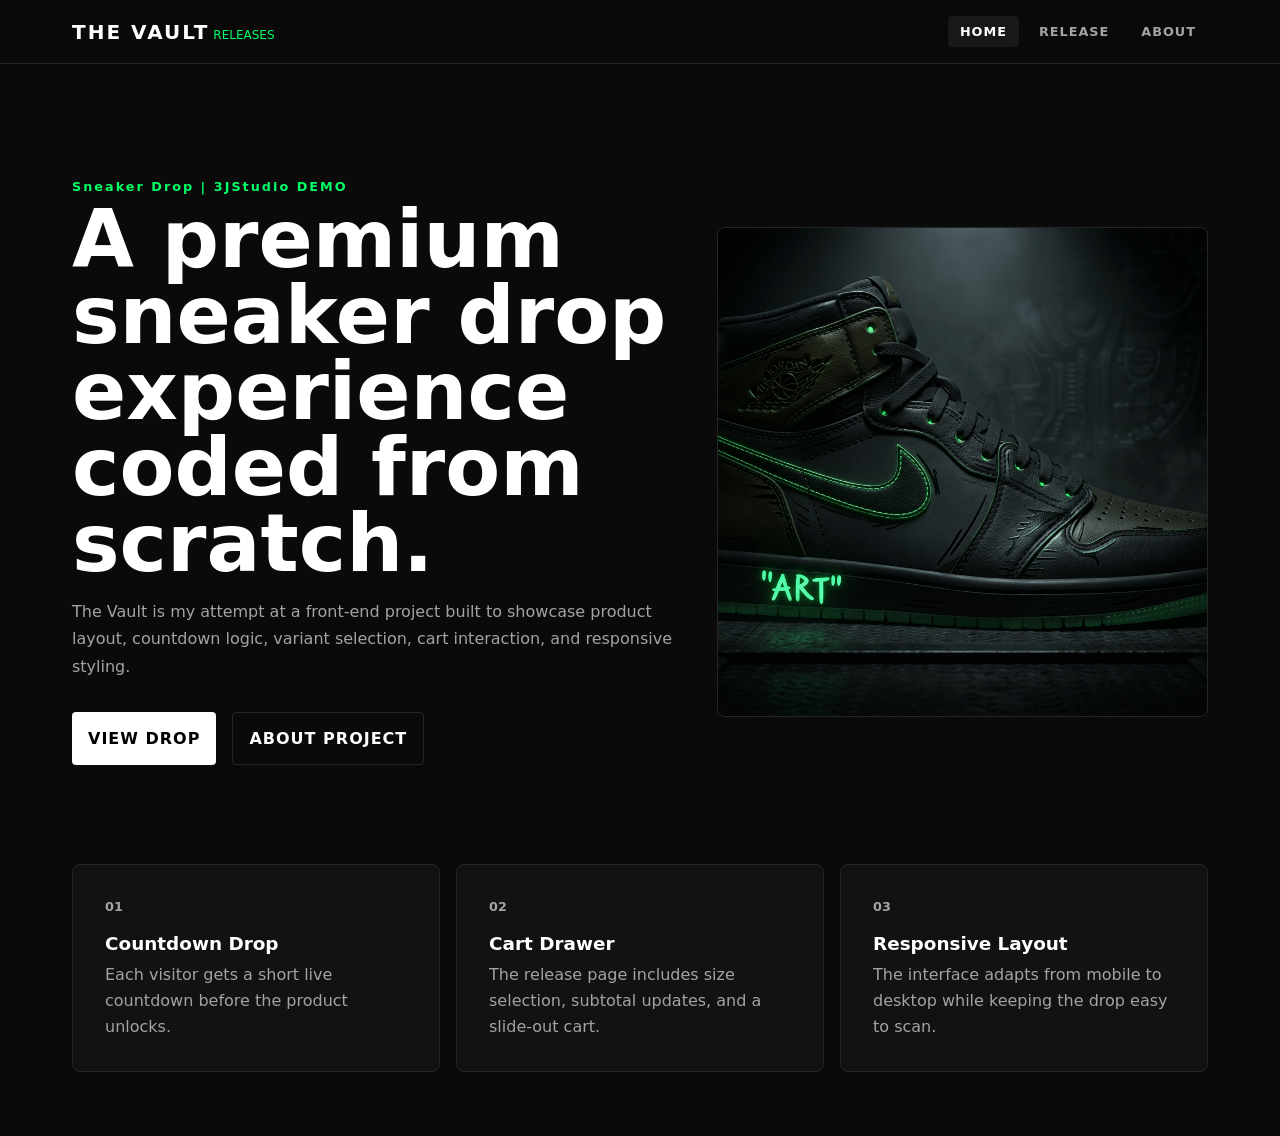
<file: index.html>
<!DOCTYPE html>
<html lang="en">
    <head>
        <meta charset="UTF-8">
        <meta name="viewport" content="width=device-width, initial-scale=1.0">
        <title>The Vault | Portfolio Project</title>
        <link rel="stylesheet" href="Style.css">
    </head>
    <body>
        <header class="site-header">
            <div class="header-container">
                <a href="index.html" class="logo">THE VAULT<span class="logo-sub">RELEASES</span></a>
                <nav class="site-nav" aria-label="Main navigation">
                    <a href="index.html" class="nav-link active">Home</a>
                    <a href="release.html" class="nav-link">Release</a>
                    <a href="about.html" class="nav-link">About</a>
                </nav>
            </div>
        </header>

        <main class="landing-main">
            <section class="hero-section" aria-label="The Vault landing page">
                <div class="hero-copy">
                    <p class="brand-tag">Sneaker Drop | 3JStudio DEMO</p>
                    <h1 class="hero-title">A premium sneaker drop experience coded from scratch.</h1>
                    <p class="hero-text">
                        The Vault is my attempt at a front-end project built to showcase product layout, countdown logic,
                        variant selection, cart interaction, and responsive styling.
                    </p>
                    <div class="hero-actions">
                        <a href="release.html" class="btn-primary btn-link">View Drop</a>
                        <a href="about.html" class="btn-secondary">About Project</a>
                    </div>
                </div>
                <div class="hero-product">
                    <img src="3JSrender.png" alt="Air Jordan 1 3JS product render" class="hero-image">
                </div>
            </section>

            <section class="feature-grid" aria-label="Project highlights">
                <article class="feature-card">
                    <p class="feature-kicker">01</p>
                    <h2>Countdown Drop</h2>
                    <p>Each visitor gets a short live countdown before the product unlocks.</p>
                </article>
                <article class="feature-card">
                    <p class="feature-kicker">02</p>
                    <h2>Cart Drawer</h2>
                    <p>The release page includes size selection, subtotal updates, and a slide-out cart.</p>
                </article>
                <article class="feature-card">
                    <p class="feature-kicker">03</p>
                    <h2>Responsive Layout</h2>
                    <p>The interface adapts from mobile to desktop while keeping the drop easy to scan.</p>
                </article>
            </section>
        </main>
    </body>
</html>
</file>
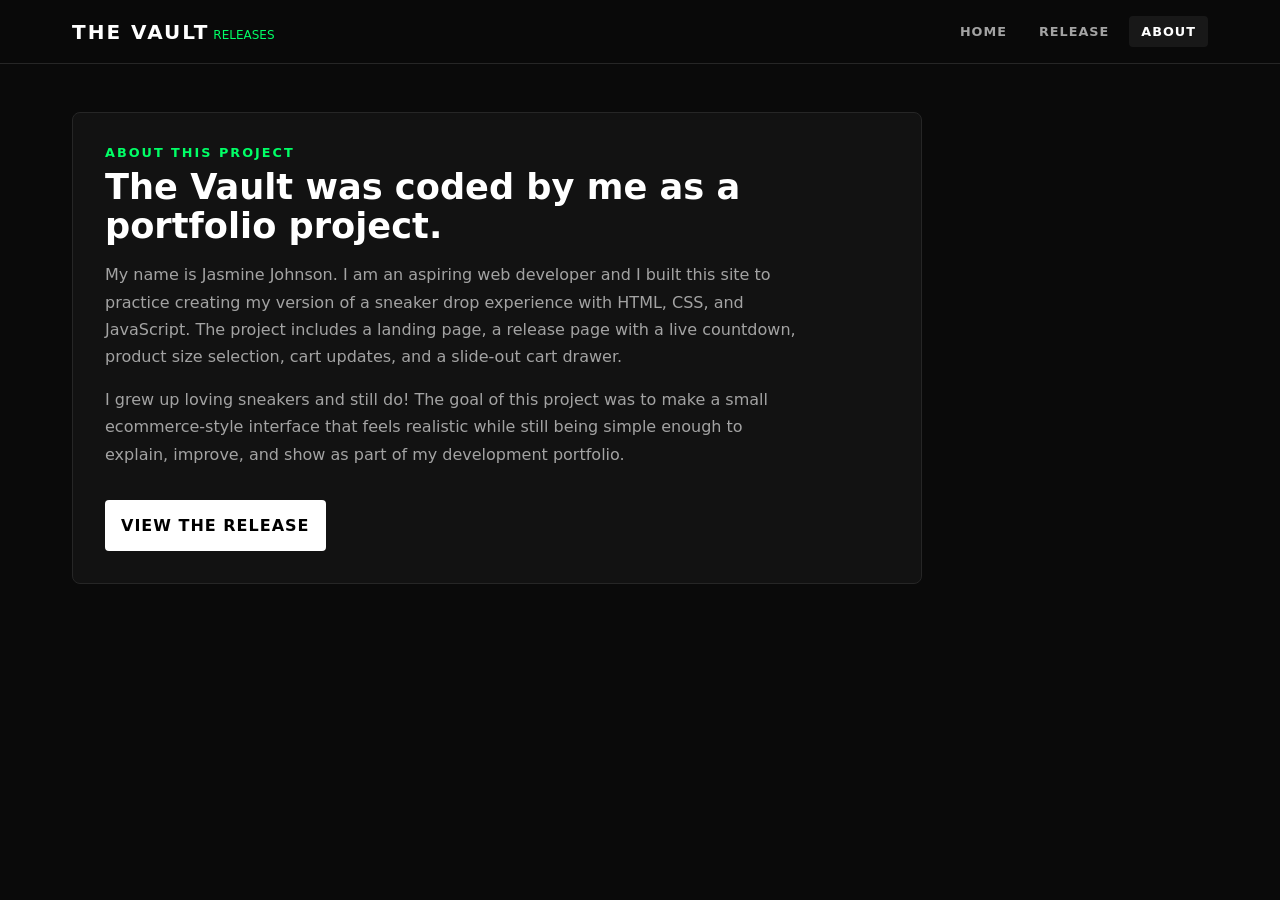
<file: about.html>
<!DOCTYPE html>
<html lang="en">
    <head>
        <meta charset="UTF-8">
        <meta name="viewport" content="width=device-width, initial-scale=1.0">
        <title>The Vault | About Project</title>
        <link rel="stylesheet" href="Style.css">
    </head>
    <body>
        <header class="site-header">
            <div class="header-container">
                <a href="index.html" class="logo">THE VAULT<span class="logo-sub">RELEASES</span></a>
                <nav class="site-nav" aria-label="Main navigation">
                    <a href="index.html" class="nav-link">Home</a>
                    <a href="release.html" class="nav-link">Release</a>
                    <a href="about.html" class="nav-link active">About</a>
                </nav>
            </div>
        </header>

        <main class="about-main">
            <section class="about-panel">
                <p class="brand-tag">ABOUT THIS PROJECT</p>
                <h1 class="product-title">The Vault was coded by me as a portfolio project.</h1>
                <p class="about-text">
                    My name is Jasmine Johnson. I am an aspiring web developer and I built this
                    site to practice creating my version of a sneaker drop experience with HTML,
                    CSS, and JavaScript. The project includes a landing page, a release page with a live
                    countdown, product size selection, cart updates, and a slide-out cart drawer. 
                </p>
                <p class="about-text">
                    I grew up loving sneakers and still do! The goal of this project was to make 
                    a small ecommerce-style interface that feels realistic while still
                    being simple enough to explain, improve, and show as part of my development
                    portfolio.
                
                </p>
                <a href="release.html" class="btn-primary btn-link">View The Release</a>
            </section>
        </main>
    </body>
</html>
</file>
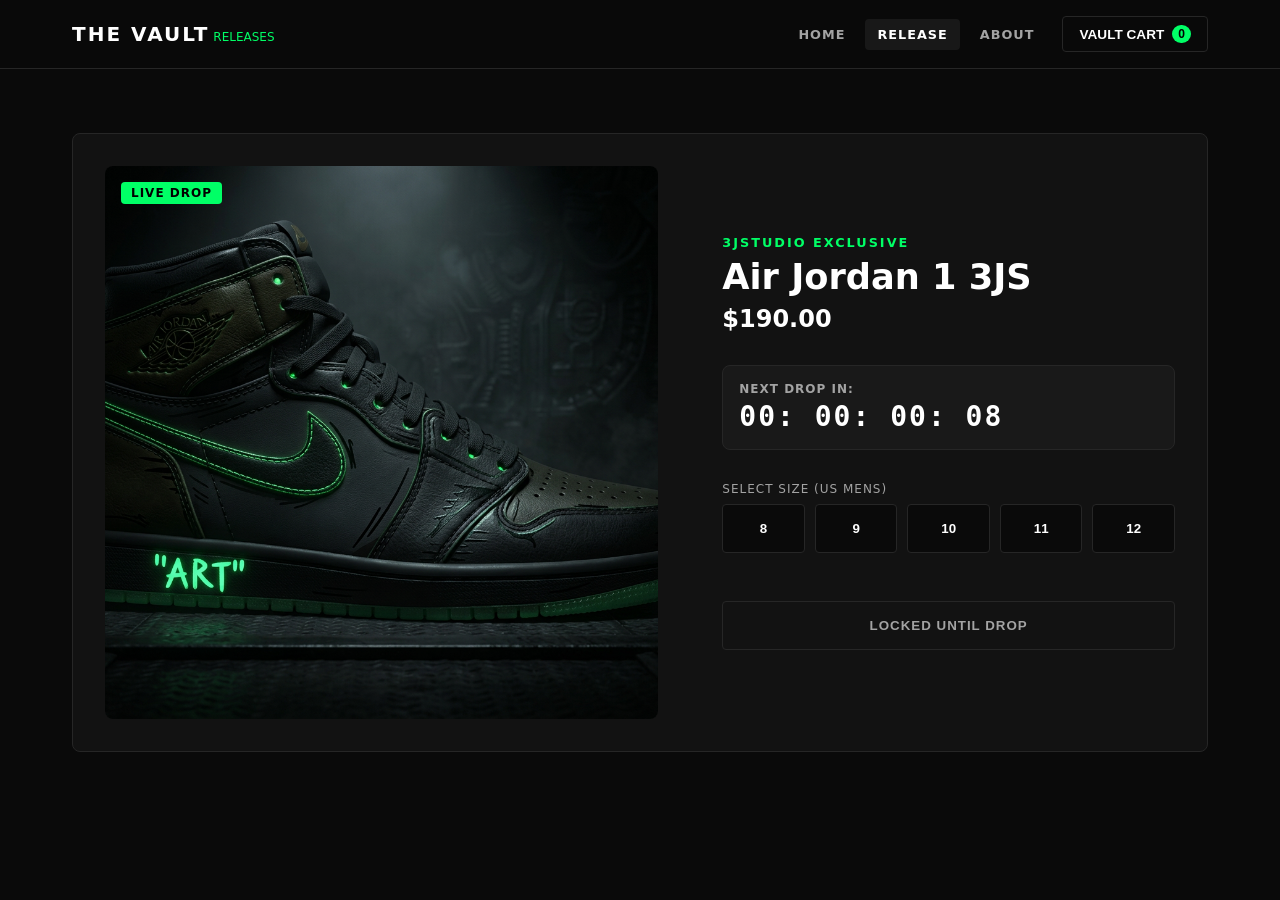
<file: release.html>
<!DOCTYPE html>
<html lang="en">
    <head>
        <meta charset="UTF-8">
        <meta name="viewport" content="width=device-width, initial-scale=1.0">
        <title>The Vault | Premium Drop</title>
        <link rel="stylesheet" href="Style.css">
    </head>
    <body>
        <header class="site-header">
            <div class="header-container">
                <a href="index.html" class="logo">THE VAULT<span class="logo-sub">RELEASES</span></a>
                <nav class="site-nav" aria-label="Main navigation">
                    <a href="index.html" class="nav-link">Home</a>
                    <a href="release.html" class="nav-link active">Release</a>
                    <a href="about.html" class="nav-link">About</a>
                </nav>
                <button class="cart-trigger" id="cart-icon-btn">
                    <span>VAULT CART</span>
                    <span class="cart-badge" id="cart-count-badge">0</span>
                </button>
            </div>
        </header>

        <main>
            <section class="product-drop" aria-label="Featured Snkr Drop">
                <div class="product-container">
                    <div class="product-gallery">
                        <div class="badge-live">LIVE DROP</div>
                        <img src="3JSrender.png" alt="Air Jordan 1 - Vault Edition" class="product-image" loading="eager">
                    </div>

                    <article class="product-details">
                        <header class="product-header">
                            <p class="brand-tag">3JSTUDIO EXCLUSIVE</p>
                            <h1 class="product-title">Air Jordan 1 3JS</h1>
                            <p class="product-price">$190.00</p>
                        </header>

                        <div class="countdown-box">
                            <p class="countdown-label">NEXT DROP IN:</p>
                            <div class="timer-display">
                                <span id="timer-days">00</span>:
                                <span id="timer-hours">00</span>:
                                <span id="timer-minutes">00</span>:
                                <span id="timer-seconds">00</span>
                            </div>
                        </div>

                        <div class="variant-selector">
                            <p class="selector-label">SELECT SIZE (US MENS)</p>
                            <div class="size-grid">
                                <button type="button" class="size-chip" data-size="8">8</button>
                                <button type="button" class="size-chip" data-size="9">9</button>
                                <button type="button" class="size-chip" data-size="10">10</button>
                                <button type="button" class="size-chip" data-size="11">11</button>
                                <button type="button" class="size-chip" data-size="12">12</button>
                            </div>
                        </div>

                        <div class="action-area">
                            <button id="add-to-cart-btn" class="btn-primary" disabled>
                                <span class="btn-text">LOCKED UNTIL DROP</span>
                            </button>
                        </div>
                    </article>
                </div>
            </section>
        </main>

        <div id="side-cart-drawer" class="cart-drawer" aria-hidden="true">
            <div class="drawer-overlay" id="drawer-overlay-close"></div>
            <div class="drawer-content">
                <header class="drawer-header">
                    <h2>YOUR CART</h2>
                    <button id="drawer-close-btn" class="btn-close" aria-label="Close cart">&times;</button>
                </header>

                <div id="cart-items-container" class="drawer-body">
                    <p class="empty-cart-msg">Your vault is currently empty</p>
                </div>

                <footer class="drawer-footer">
                    <div class="summary-row">
                        <span>SUBTOTAL</span>
                        <span id="cart-subtotal-display">$0.00</span>
                    </div>
                    <button class="btn-primary btn-checkout" disabled>PROCEED TO CHECKOUT</button>
                </footer>
            </div>
        </div>

        <script src="app.js"></script>
    </body>
</html>
</file>
<file: Style.css>
:root{
    /*color scheme*/
    --bg-primary: #0a0a0a;
    --bg-surface: #121212;
    --border-color: #262626;

    --text-primary: #ffffff;
    --text-secondary: #a3a3a3;
    --accent-hype: #00ff66;
    --accent-danger: #ef4444;
/*fonts*/
    --font-sans: 'Inter',system-ui,-apple-system, sans-serif;
/*layout n spacing*/
    --spacing-sm: 0.5rem;
    --spacing-md: 1rem;
    --spacing-lg: 2rem;
    --radius-sm:4px;
    --radius-md:8px;
/*performance optimization*/
    --transition-smooth: transform 0.4s cubic-bezier(0.25,1,0.5,1), opacity 0.3s ease;
}
    /*base styles*/

   
*{ box-sizing: border-box;
    margin: 0;
    padding: 0;
}

body {
    background-color: var(--bg-primary);
    color: var(--text-primary);
    font-family: var(--font-sans);
    min-height: 100vh;
    overflow-x: hidden;
}
/*layout structure*/
.site-header {
    position: sticky;
    top: 0;
    z-index: 50;
    background-color: rgba(10, 10, 10, 0.85);
    backdrop-filter: blur(12px);
    border-bottom: 1px solid var(--border-color);
}
.header-container {
    max-width: 1200px;
    margin: 0 auto;
    padding: var(--spacing-md)var(--spacing-lg);
    display: flex;
    gap: var(--spacing-md);
    justify-content: space-between;
    align-items: center;
    flex-wrap: wrap;
}
.logo {
    color: var(--text-primary);
    font-weight: 900;
    letter-spacing: 2px;
    font-size: 1.25rem;
    text-decoration: none;
}
.logo-sub {
    font-size: 0.75rem;
    color: var(--accent-hype);
    font-weight: 400;
    letter-spacing: 0;
    margin-left: 4px;
}
.site-nav {
    display: flex;
    align-items: center;
    gap: var(--spacing-sm);
    margin-left: auto;
}
.nav-link {
    color: var(--text-secondary);
    text-decoration: none;
    font-size: 0.8rem;
    font-weight: 700;
    letter-spacing: 1px;
    text-transform: uppercase;
    padding: 0.5rem 0.75rem;
    border-radius: var(--radius-sm);
    transition: color 0.2s ease, background-color 0.2s ease;
}
.nav-link:hover,
.nav-link.active {
    color: var(--text-primary);
    background-color: rgba(255, 255, 255, 0.06);
}
.cart-trigger {
    background: none;
    border: 1px solid var(--border-color);
    color: var(--text-primary);
    padding: 0.5rem 1rem;
    border-radius: var(--radius-sm);
    cursor: pointer;
    display: flex;
    align-items: center;
    gap: 8px;
    font-weight: 600;
    font-size: 0.85rem;
    transition: border-color 0.2s ease;
}
.cart-trigger:hover {
    border-color: var(--text-primary);
}
.cart-badge {
    background-color: var(--accent-hype);
    color: #000000;
    font-size: 0.75rem;
    font-weight: 800;
    padding: 2px 6px;
    border-radius: 10px;
}
/*product drop section*/
main {
    max-width: 1200px;
    margin: 4rem auto;
    padding: 0 var(--spacing-lg);
}
.landing-main,
.about-main {
    margin-top: 3rem;
}
.hero-section {
    display: grid;
    grid-template-columns: 1fr;
    gap: var(--spacing-lg);
    align-items: center;
    min-height: calc(100vh - 180px);
}
.hero-title {
    font-size: 2.75rem;
    line-height: 0.95;
    font-weight: 900;
    max-width: 850px;
}
.hero-text,
.about-text {
    color: var(--text-secondary);
    font-size: 1rem;
    line-height: 1.7;
    max-width: 700px;
    margin-top: var(--spacing-md);
}
.hero-actions {
    display: flex;
    flex-wrap: wrap;
    gap: var(--spacing-md);
    margin-top: var(--spacing-lg);
}
.btn-link,
.btn-secondary {
    display: inline-flex;
    align-items: center;
    justify-content: center;
    width: auto;
    min-height: 48px;
    text-decoration: none;
}
.btn-secondary {
    color: var(--text-primary);
    border: 1px solid var(--border-color);
    border-radius: var(--radius-sm);
    padding: var(--spacing-md);
    font-weight: 800;
    letter-spacing: 1px;
    text-transform: uppercase;
    transition: border-color 0.2s ease, background-color 0.2s ease;
}
.btn-secondary:hover {
    border-color: var(--text-primary);
    background-color: rgba(255, 255, 255, 0.05);
}
.hero-product {
    position: relative;
    background-color: var(--bg-surface);
    border: 1px solid var(--border-color);
    border-radius: var(--radius-md);
    overflow: hidden;
    aspect-ratio: 1 / 1;
}
.hero-image {
    width: 100%;
    height: 100%;
    object-fit: cover;
    display: block;
}
.feature-grid {
    display: grid;
    grid-template-columns: 1fr;
    gap: var(--spacing-md);
    margin-top: var(--spacing-lg);
}
.feature-card,
.about-panel {
    background-color: var(--bg-surface);
    border: 1px solid var(--border-color);
    border-radius: var(--radius-md);
    padding: var(--spacing-lg);
}
.feature-kicker {
    color: var(--accent-hype);
    font-size: 0.8rem;
    font-weight: 900;
    margin-bottom: var(--spacing-md);
}
.feature-card h2 {
    font-size: 1.15rem;
    margin-bottom: var(--spacing-sm);
}
.feature-card p {
    color: var(--text-secondary);
    line-height: 1.6;
}
.about-panel {
    max-width: 850px;
}
.about-panel .btn-link {
    margin-top: var(--spacing-lg);
}
.product-drop {
    width: 100%;
    background-color: var(--bg-surface);
    border: 1px solid var(--border-color);
    border-radius: var(--radius-md);
    overflow: hidden;
}
.product-container {
    display: grid;
    grid-template-columns: 1fr;
    gap: var(--spacing-lg);
    padding: var(--spacing-lg);
}
/*img gallery & floating live badge*/
    .product-gallery{
        position: relative;
        width: 100%;
        background-color: #1a1a1a;
        border-radius: var(--radius-md);
        overflow: hidden;
        display: flex;
        align-items: center;
        justify-content: center;
        aspect-ratio: 1/1;
    }
    .product-image {
        width: 100%;
        height: 100%;
        object-fit: cover;
        display: block;
        transition: var(--transition-smooth);
    }
.product-gallery:hover .product-image {
    transform: scale(1.03);
}
    .badge-live {
        position: absolute;
        top: var(--spacing-md);
        left: var(--spacing-md);
        background-color: var(--accent-hype);
        color: #000000;
        font-size: 0.75rem;
        font-weight: 800;
        letter-spacing: 1px;
        padding: 4px 10px;
        border-radius: var(--radius-sm);
        z-index: 10;
}
/*product panel & elements*/
.product-details {
    display: flex;
    flex-direction: column;
    gap: var(--spacing-lg);
}
/*header text formatting*/
.brand-tag {
    color: var(--accent-hype);
    font-size: 0.8rem;
    font-weight: 700;
    letter-spacing: 2px;
    margin-bottom: var(--spacing-sm);
}
.product-title {
    font-size: 2.2rem;
    font-weight: 900;
    line-height: 1.1;
    letter-spacing: 0;
}
.product-price {
    font-size: 1.5rem;
    font-weight: 600;
    color: var(--text-primary);
    margin-top: var(--radius-md);
}
/*countdown feature*/
.countdown-box {
    background-color: rgba(255, 255, 255, 0.03);
    border: 1px solid var(--border-color);
    padding:  var(--spacing-md);
    border-radius: var(--radius-md);
}
.countdown-label {
    font-size: 0.75rem;
    color: var(--text-secondary);
    font-weight: 700;
    letter-spacing: 1px;
    margin-bottom: 4px;
}
.timer-display {
    font-family: monospace;
    font-size: 1.75rem;
    font-weight: 700;
    letter-spacing: 2px;
}
/*sizing btn grid layouts*/
.selector-label {
    font-size: 0.75rem;
    color: var(--text-secondary);
    letter-spacing: 1px;
    margin-bottom: var(--spacing-sm);
}
.size-grid {
    display: grid;
    grid-template-columns: repeat(5,1fr);
    gap: 10px;
}
.size-chip {
    background-color: var(--bg-primary);
    border: 1px solid var(--border-color);
    color: var(--text-primary);
    padding: var(--spacing-md);
    border-radius: var(--radius-sm);
    cursor: pointer;
    font-weight: 600;
    transition: all 0.2s ease;
}
.size-chip:hover:not(:disabled) {
    background-color: var(--text-primary);
}
.size-chip.is-selected {
    background-color: var(--text-primary);
    color: #000000;
    border-color: var(--text-primary);
}
.size-chip:disabled {
    opacity: 0.25;
    cursor: not-allowed;
    text-decoration: line-through;
}
/*purchase action styles*/
.action-area {
    margin-top: var(--spacing-md);
}
.btn-primary {
    width: 100%;
    background-color: var(--text-primary);
    color: #000000;
    border: none;
    padding: var(--spacing-md);
    font-weight: 800;
    letter-spacing: 1px;
    border-radius: var(--radius-sm);
    cursor: pointer;
    transition: opacity 0.2 ease;
}
.btn-primary:hover:not(:disabled) {
    opacity: 0.9;
}
.btn-primary:disabled {
    background-color: var(--bg-surface);
    border: 1px solid var(--border-color);
    color: var(--text-secondary);
    cursor: not-allowed;
}
.btn-primary.btn-link {
    width: auto;
    text-transform: uppercase;
}
/*slide-out drawer system mechan.*/
.cart-drawer {
    position: fixed;
    top: 0;
    left: 0;
    width: 100vw;
    height: 100vh;
    z-index: 100;
    pointer-events: none;
    display: none;
}
.drawer-overlay {
    position: absolute;
    top: 0;
    left: 0;
    width: 100%;
    height: 100%;
    background-color: rgba(0,0,0,0.7);
    opacity: 0;
    transition: opacity 0.3s ease;
}
.drawer-content {
    position: absolute;
    top: 0;
    right: 0;
    width: 100%;
    max-width: 440px;
    height: 100%;
    background-color: #181818;
    border-left: 1px solid var(--border-color);
    display: flex;
    flex-direction: column;
    transform: translateX(100%);
    transition: var(--transition-smooth);
}
.cart-drawer[aria-hidden="false"] {
    pointer-events: auto;
    display: block;
}
.cart-drawer[aria-hidden="false"] .drawer-overlay {
    opacity: 1;
}
.cart-drawer[aria-hidden="false"] .drawer-content {
    transform: translateX(0);
}
.drawer-header {
    padding: var(--spacing-lg);
    border-bottom: 1px solid var(--border-color);
    display: flex;
    justify-content: space-between;
    align-items: center;
}
.btn-close {
    background: none;
    border: none;
    color: var(--text-secondary);
    font-size: 2rem;
    cursor: pointer;
    line-height: 1;
}
.btn-close:hover {
    color: var(--text-primary);
}
.drawer-body {
    flex: 1;
    padding: var(--spacing-lg);
    overflow-y: auto;
}
.empty-cart-msg {
    color: var(--text-secondary);
    text-align: center;
    margin-top: 4rem;
    font-size: 0.95rem;
}
.drawer-footer {
    padding: var(--spacing-lg);
    border-top: 1px solid var(--border-color);
    background-color: var(--bg-surface);
}
.summary-row {
    display: flex;
    justify-content: space-between;
    font-weight: 700;
    margin-bottom: var(--spacing-md);
    letter-spacing: 0.5px;
}
@media (min-width: 768px) {
 .product-container {
    grid-template-columns: 1.1fr 0.9fr;
    align-items: center;
    gap: calc(var(--spacing-lg) *2);
    }
 .hero-section {
    grid-template-columns: 1fr 0.8fr;
    }
 .hero-title {
    font-size: 5rem;
    }
 .feature-grid {
    grid-template-columns: repeat(3, 1fr);
    }
}
@media (max-width: 640px) {
 .header-container {
    align-items: flex-start;
    }
 .site-nav {
    order: 3;
    width: 100%;
    margin-left: 0;
    justify-content: space-between;
    }
 .cart-trigger {
    margin-left: auto;
    }
}
</file>
